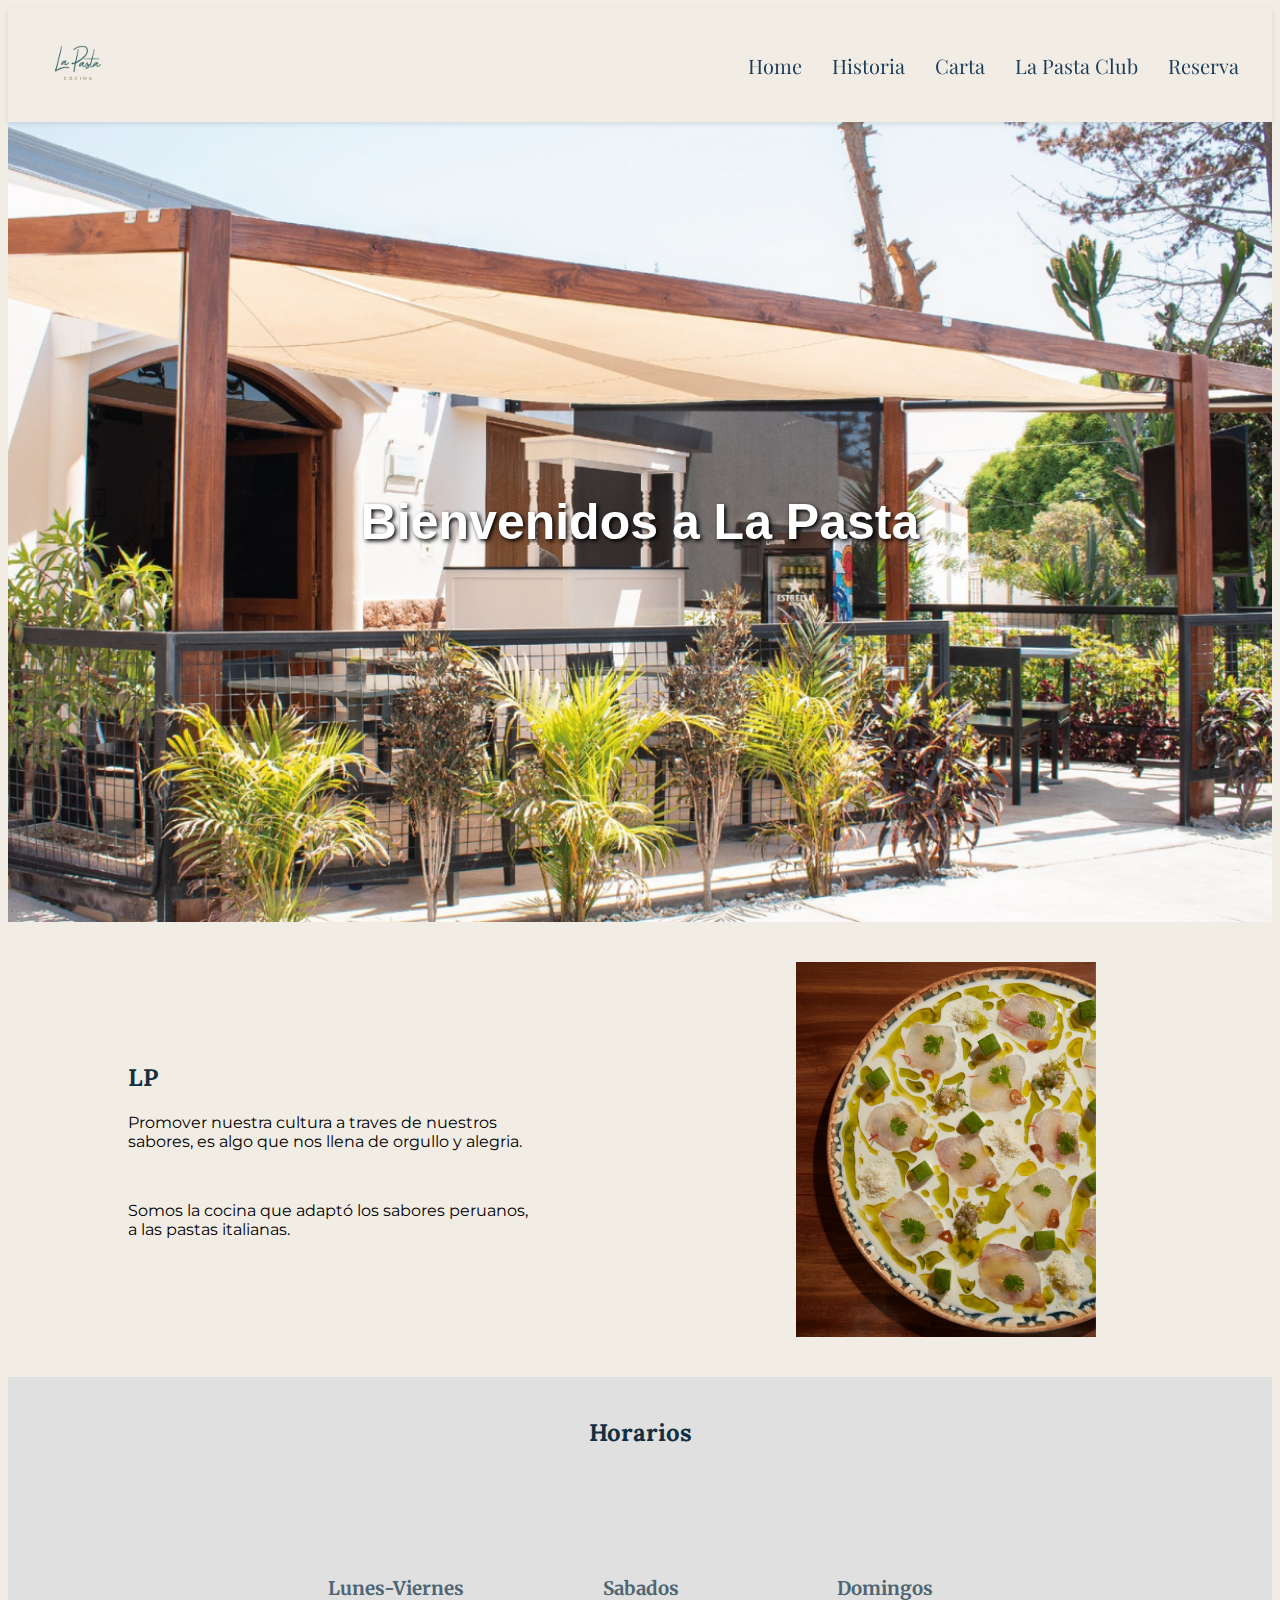
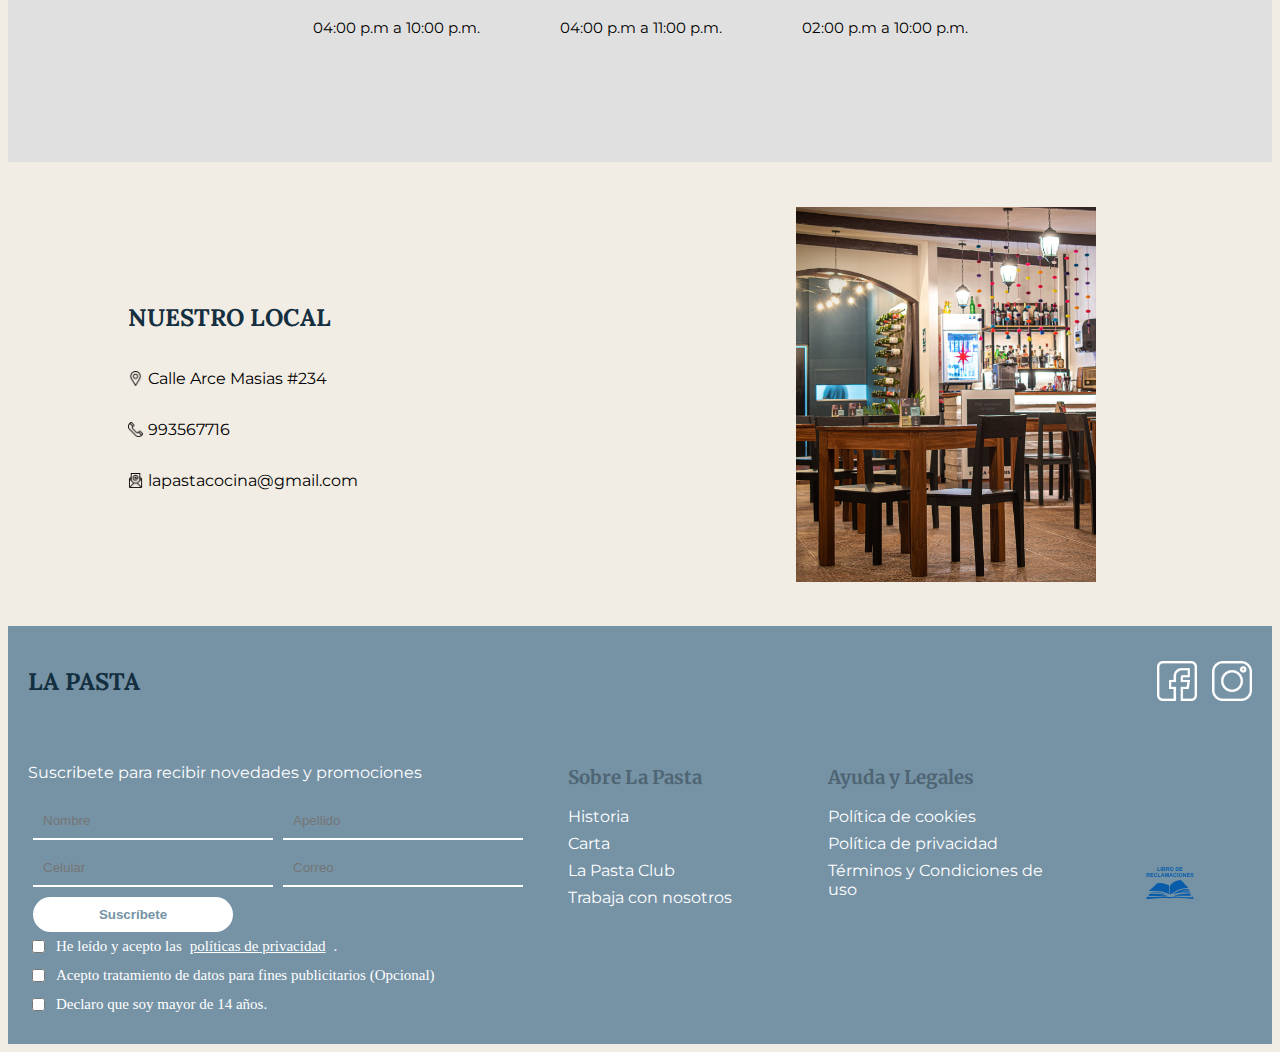
<file: index.html>
<!DOCTYPE html>
<html>
    <head>
        <meta charset="utf-8"><!--codificacion-->
        <meta name="viewport" content="width=device-width, initial-scale=1.0">
        <title>La Pasta</title>

        <meta name="description" content="Somos la cocina que adaptó los sabores 
        peruanos a las pastas italianas."> 
        
        <!--OPEN GRAPH-->
        <meta property="og:title" content="La Pasta - Tacna" >
        <meta property="og:description" content="Somos la cocina que adaptó los sabores 
        peruanos a las pastas italianas.">
        <meta property="og:image" content="images/yo.jpg">
        <meta property="og:image:alt" content="Local de La Pasta">
        <meta name="robots" content="index, follow">
        <meta name="theme-color" content="#09f">


         <!--Fuentes que se van a usar-->
        <link href="https://fonts.googleapis.com/css2?family=Montserrat:wght@500&display=swap" rel="stylesheet">
        <link href="https://fonts.googleapis.com/css2?family=Playfair+Display&display=swap" rel="stylesheet">
        <link href="https://fonts.googleapis.com/css2?family=Lora&display=swap" rel="stylesheet">
        <link href="https://fonts.googleapis.com/css2?family=Merriweather&display=swap" rel="stylesheet">


        <link rel="stylesheet" href="estilos.css">
        <style>
           
        </style>

        <link rel="icon" type="image/jpg" href="images/favicon.jpg">
    </head>
    <body>
        <div class="contenedor">
            <header>
                <a href="index.html">
                    <img src="images/icon.png" alt="logo del negocio">
                </a>
                <ul class="menu">
                    <li><a href="index.html">Home</a></li>
                    <li><a href="historia.html">Historia</a></li>
                    <li><a href="carta.html">Carta</a></li>
                    <li><a href="pastaclub.html">La Pasta Club</a></li>
                    <li><a href="reserva.html">Reserva</a></li>
                </ul>
            </header>

            <main>
                <section class="seccion1">
                    <!--<img src="images/banner.png" alt="fotografia del local de La Pasta" title="Local">-->
                    <h1>Bienvenidos a La Pasta</h1>

                </section><!--fin seccion1-->
                
                <section class="seccion2">
                    <div class="datosseccion2">
                        <h2>LP</h2>
                        <p>Promover nuestra cultura a traves
                            de nuestros sabores, es algo que nos llena de orgullo y alegria.
                        </p>
                        <br>
                        <p>Somos la cocina que adaptó los sabores peruanos,
                            a las pastas italianas.
                        </p>
                    </div>
                    <div class="fotoseccion2">
                        <img src="images/fotoseccion2.jpg" alt="imagen del plato estrella" title="carpaccio">               
                    </div>
                </section><!--fin seccion 2-->

                <section class="seccion3">
                    <h2>Horarios</h2>
                    <div class="horario">
                        <div class="horario1">
                            <h3>Lunes-Viernes</h3>
                            <p>04:00 p.m a 10:00 p.m.</p>
                        </div>
                        <div class="horario2">
                            <h3>Sabados</h3>
                            <p>04:00 p.m a 11:00 p.m.</p>
                        </div>       
                        <div class="horario3">
                            <h3>Domingos</h3>
                            <p>02:00 p.m a 10:00 p.m.</p>
                        </div>
                    </div>
                </section><!--fin seccion3-->
                <section class="seccion4">
                    <div class="datosseccion4">
                        <h2>NUESTRO LOCAL</h2>
                        <div class="icono">
                            <img src="images/direccion.png">
                            <p>Calle Arce Masias #234</p>
                        </div>
                        <div class="icono">
                            <img src="images/telefono.png">
                            <p>993567716</p>
                        </div>
                        <div class="icono">
                            <img src="images/correo.png">
                            <p>lapastacocina@gmail.com</p>
                        </div>
                    </div>
                    <div class="fotoseccion4">
                        <img src="images/local.png" alt="imagen del salon del local" title="salon">
                    </div>
                </section><!--fin seccion4-->        
            </main>
            <footer>
                <div class="top">
                    <h2>LA PASTA</h2>
                    <ul class="redes">
                        <li><a href="https://www.facebook.com/lapastacocina" target="_blank"><img src="images/facebook.png"></a></li>
                        <li><a href="https://www.instagram.com/lapastacocina/" target="_blank"><img src="images/instagram.png"></a></li>
                    </ul>
                </div>
                
                <div class="abajo">    
                    <div class="formulario">
                        <p>Suscribete para recibir novedades y promociones</p>
                                <form method="post" id="miformulario">
                                            <div class="campos">
                                                <input type="text" id="nombre" placeholder="Nombre" required>
                                                <input type="text" placeholder="Apellido">
                                                <input type="tel" placeholder="Celular" required pattern="[0-9]{9}">
                                                <input type="email" placeholder="Correo" required>
                                                <input type="submit" value="Suscríbete">
                                            </div>

                                            <div class="checkboxes">
                                                <label><input type="checkbox" required> He leído y acepto las <a href="#">políticas de privacidad</a>.</label>
                                                <label><input type="checkbox"> Acepto tratamiento de datos para fines publicitarios (Opcional)</label>
                                                <label><input type="checkbox"> Declaro que soy mayor de 14 años.</label>
                                            </div>
                                </form>
                    </div> 

                    <div class="info-footer">
                        <h3>Sobre La Pasta</h3>
                        <ul>
                            <li><a href="historia.html">Historia</a></li>
                            <li><a href="carta.html">Carta</a></li>
                            <li><a href="pastaclub.html">La Pasta Club</a></li>
                            <li><a href="trabajadores.html">Trabaja con nosotros</a></li>
                        </ul>
                    </div>

                    <div class="info-footer">
                        <h3>Ayuda y Legales</h3>
                        <ul>
                            <li><a href="cokies.html" target="_blank">Política de cookies</a></li>
                            <li><a href="privacidad.html" target="_blank">Política de privacidad</a></li>
                            <li><a href="termycond.html" target="_blank">Términos y Condiciones de uso</a></li>
                        </ul>
                    </div>
                    <div class="others">
                    <ul class="libros">
                        <li><a href="https://reclamaciones.acuriorestaurantes.net/libro_reclamaciones/(S(lxm2q44zjhc4b4gxqorunu4u))/libro_reclamaciones.aspx" target="_blank"><img src="images/libro-de-reclamaciones.svg"></a></li>
                    </ul>
                    </div>  
                </div><!--fin contenido del footer-->           
            </footer><!--fin footer-->
        </div><!--fin contenedor-->
        <!--Enlazamos el script-->
        <script src="script.js"></script>
    </body>
</html>
</file>
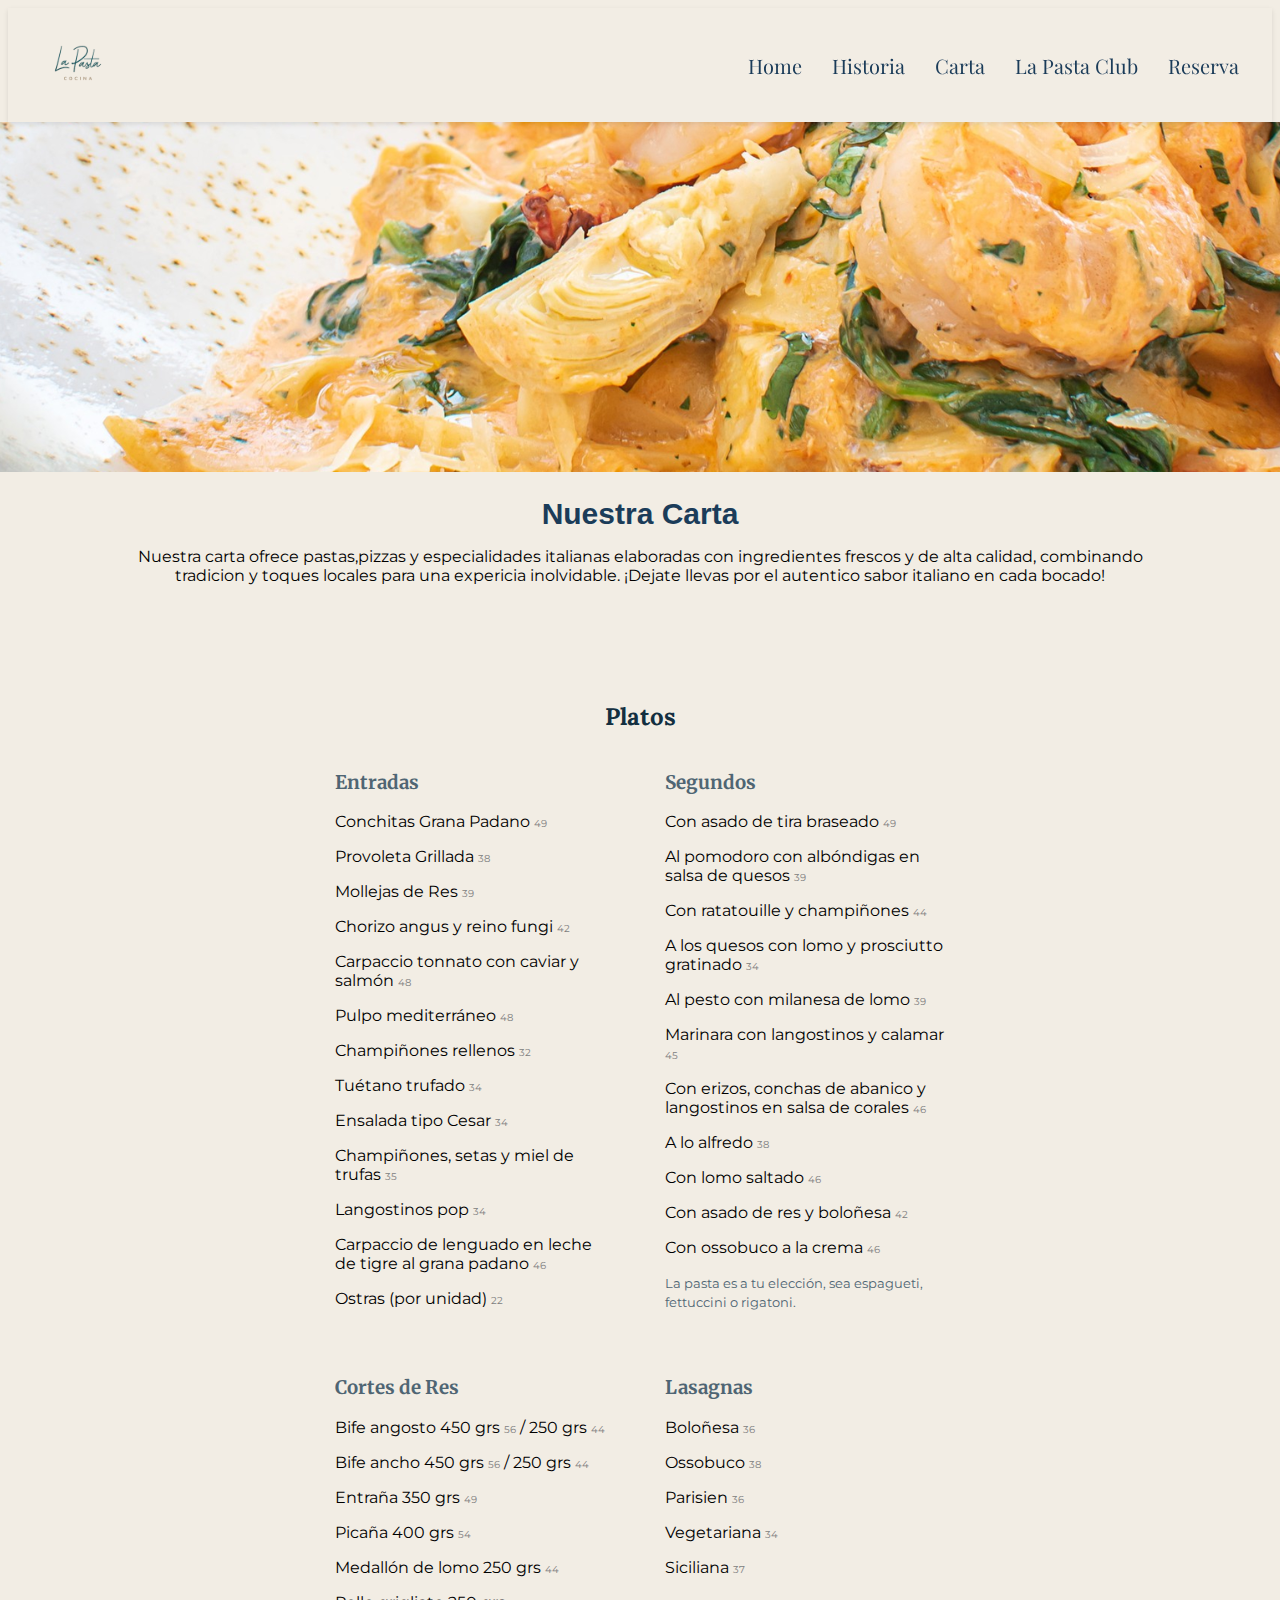
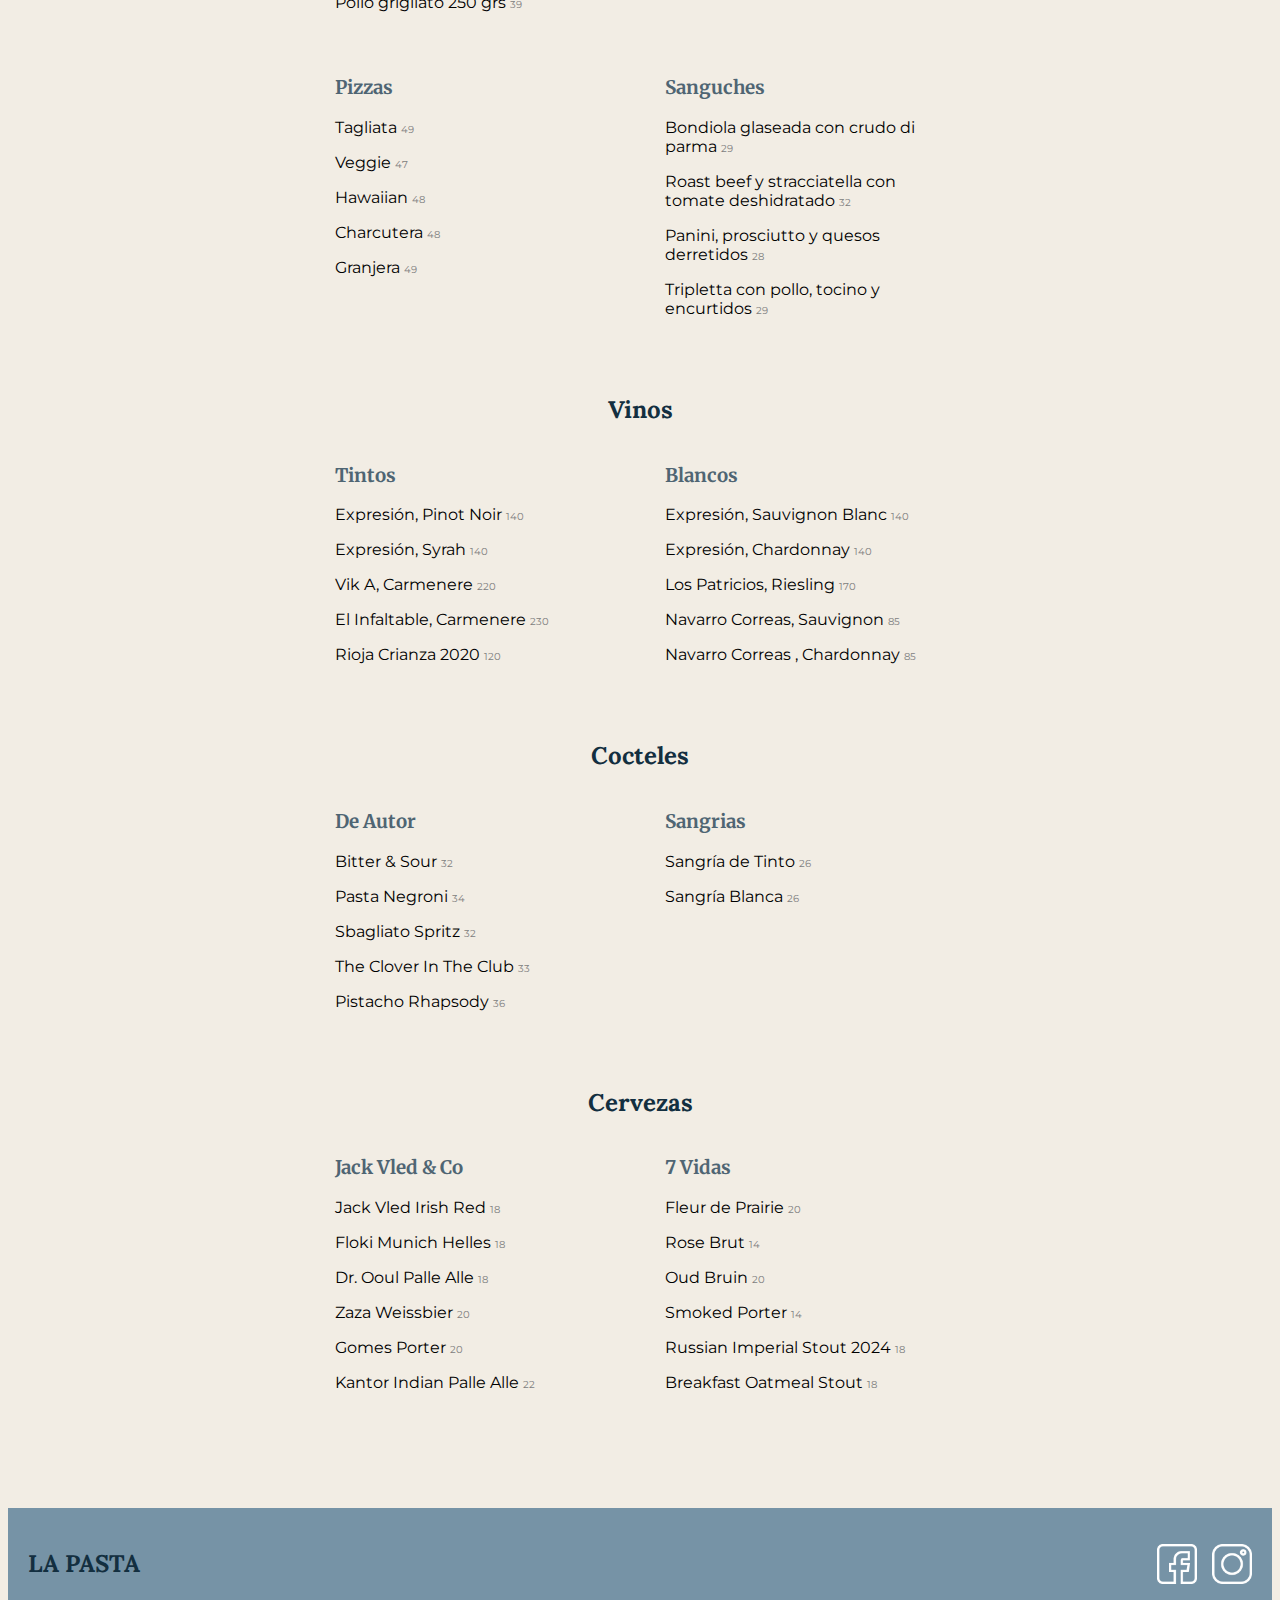
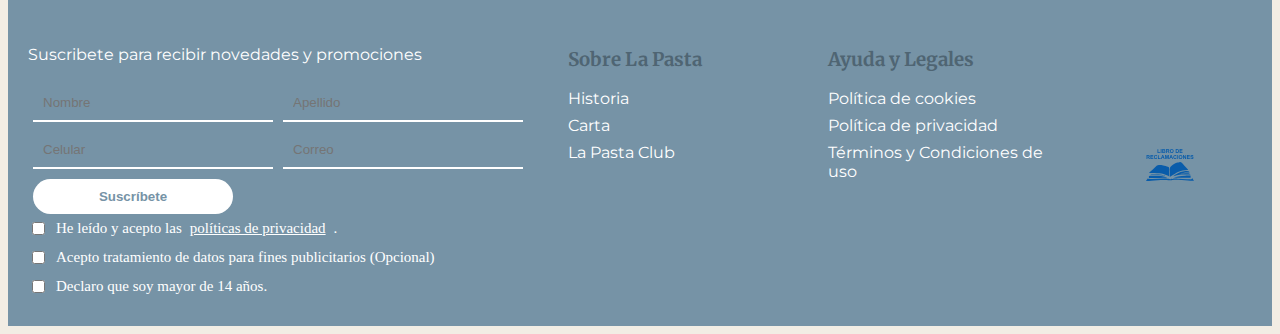
<file: carta.html>
<!DOCTYPE html>
<html>
    <head>
        <meta charset="utf-8"><!--codificacion-->
        <meta name="viewport" content="width=device-width, initial-scale=1.0">
        <title>La Pasta - Carta</title>

        <meta name="description" content="Somos la cocina que adaptó los sabores 
        peruanos a las pastas italianas."> 

        <!--OPEN GRAPH-->
        <meta property="og:title" content="La Pasta - Tacna" >
        <meta property="og:description" content="Somos la cocina que adaptó los sabores 
        peruanos a las pastas italianas.">
        <meta property="og:image" content="images/yo.jpg">
        <meta property="og:image:alt" content="Local de La Pasta">
        <meta name="robots" content="index, follow">
        <meta name="theme-color" content="#09f">

        <!--Fuentes que se van a usar-->
        <link href="https://fonts.googleapis.com/css2?family=Montserrat:wght@500&display=swap" rel="stylesheet">
        <link href="https://fonts.googleapis.com/css2?family=Playfair+Display&display=swap" rel="stylesheet">
        <link href="https://fonts.googleapis.com/css2?family=Lora&display=swap" rel="stylesheet">
        <link href="https://fonts.googleapis.com/css2?family=Merriweather&display=swap" rel="stylesheet">

        <link rel="stylesheet" href="estilos.css">
        <style>
           
        </style>

        <link rel="icon" type="image/jpg" href="images/favicon.jpg">
    </head>
    <body>
        <div class="contenedor">
            <header>
                <a href="index.html">
                    <img src="images/icon.png" alt="logo del negocio">
                </a>
                <ul class="menu">
                    <li><a href="index.html">Home</a></li>
                    <li><a href="historia.html">Historia</a></li>
                    <li><a href="carta.html">Carta</a></li>
                    <li><a href="pastaclub.html">La Pasta Club</a></li>
                    <li><a href="reserva.html">Reserva</a></li>
                </ul>
            </header>

            <main>
                <section class="banner">
                    <img src="images/carta-banner.png">
                    <div class="cbanner-texto">
                        <h1>Nuestra Carta</h1>
                        <p>Nuestra carta ofrece pastas,pizzas y especialidades italianas elaboradas con
                            ingredientes frescos y de alta calidad, combinando tradicion y toques locales para
                            una expericia inolvidable.
                            ¡Dejate llevas por el autentico sabor italiano en cada bocado!
                        </p>
                    </div>
                </section><!--Final Banner-->
                <section class="carta">
                    <section class="platos">
                        <h2>Platos</h2>
                        <div class="grupo">
                            <div class="categoria">
                            <h3>Entradas</h3>
                            <p>Conchitas Grana Padano <span class="precio">49</span></p>
                            <p>Provoleta Grillada <span class="precio">38</span></p>
                            <p>Mollejas de Res <span class="precio">39</span></p>
                            <p>Chorizo angus y reino fungi <span class="precio">42</span></p>
                            <p>Carpaccio tonnato con caviar y salmón <span class="precio">48</span></p>
                            <p>Pulpo mediterráneo <span class="precio">48</span></p>
                            <p>Champiñones rellenos <span class="precio">32</span></p>
                            <p>Tuétano trufado <span class="precio">34</span></p>
                            <p>Ensalada tipo Cesar <span class="precio">34</span></p>
                            <p>Champiñones, setas y miel de trufas <span class="precio">35</span></p>
                            <p>Langostinos pop <span class="precio">34</span></p>
                            <p>Carpaccio de lenguado en leche de tigre al grana padano <span class="precio">46</span></p>
                            <p>Ostras (por unidad) <span class="precio">22</span></p>
                            </div>
                            <div class="categoria">
                            <h3>Segundos</h3>
                            <p>Con asado de tira braseado <span class="precio">49</span></p>
                            <p>Al pomodoro con albóndigas en salsa de quesos <span class="precio">39</span></p>
                            <p>Con ratatouille y champiñones <span class="precio">44</span></p>
                            <p>A los quesos con lomo y prosciutto gratinado <span class="precio">34</span></p>
                            <p>Al pesto con milanesa de lomo <span class="precio">39</span></p>
                            <p>Marinara con langostinos y calamar <span class="precio">45</span></p>
                            <p>Con erizos, conchas de abanico y langostinos en salsa de corales <span class="precio">46</span></p>
                            <p>A lo alfredo <span class="precio">38</span></p>
                            <p>Con lomo saltado <span class="precio">46</span></p>
                            <p>Con asado de res y boloñesa <span class="precio">42</span></p>
                            <p>Con ossobuco a la crema <span class="precio">46</span></p>
                            <p><span class="anotacion">La pasta es a tu elección, sea espagueti, fettuccini o rigatoni.</span></p>
                            </div>
                        </div>
                        <div class="grupo">
                            <div class="categoria">
                            <h3>Cortes de Res</h3>
                            <p>Bife angosto 450 grs <span class="precio">56</span> / 250 grs <span class="precio">44</span></p>
                            <p>Bife ancho 450 grs <span class="precio">56</span> / 250 grs <span class="precio">44</span></p>
                            <p>Entraña 350 grs <span class="precio">49</span></p>
                            <p>Picaña 400 grs <span class="precio">54</span></p>
                            <p>Medallón de lomo 250 grs <span class="precio">44</span></p>
                            <p>Pollo grigliato 250 grs <span class="precio">39</span></p>
                            </div>
                            <div class="categoria">
                            <h3>Lasagnas</h3>
                            <p>Boloñesa <span class="precio">36</span></p>
                            <p>Ossobuco <span class="precio">38</span></p>
                            <p>Parisien <span class="precio">36</span></p>
                            <p>Vegetariana <span class="precio">34</span></p>
                            <p>Siciliana <span class="precio">37</span></p>
                            </div>
                        </div>
                        <div class="grupo">
                            <div class="categoria">
                            <h3>Pizzas</h3>
                            <p>Tagliata <span class="precio">49</span></p>
                            <p>Veggie <span class="precio">47</span></p>
                            <p>Hawaiian <span class="precio">48</span></p>
                            <p>Charcutera <span class="precio">48</span></p>
                            <p>Granjera <span class="precio">49</span></p>
                            </div>
                            <div class="categoria">
                            <h3>Sanguches</h3>
                            <p>Bondiola glaseada con crudo di parma <span class="precio">29</span></p>
                            <p>Roast beef y stracciatella con tomate deshidratado <span class="precio">32</span></p>
                            <p>Panini, prosciutto y quesos derretidos <span class="precio">28</span></p>
                            <p>Tripletta con pollo, tocino y encurtidos <span class="precio">29</span></p>
                            </div>
                        </div>
                    </section><!--Final Platos-->

                    <section class="vinos">
                        <h2>Vinos</h2>
                        <div class="grupo">
                            <div class="categoria">
                                <h3>Tintos</h3>
                                <p>Expresión, Pinot Noir <span class="precio">140</span></p>
                                <p>Expresión, Syrah <span class="precio">140</span></p>
                                <p>Vik A, Carmenere <span class="precio">220</span></p>
                                <p>El Infaltable, Carmenere <span class="precio">230</span></p>
                                <p>Rioja Crianza 2020 <span class="precio">120</span></p>
                            </div>
                            <div class="categoria">
                                <h3>Blancos</h3>
                                <p>Expresión, Sauvignon Blanc <span class="precio">140</span></p>
                                <p>Expresión, Chardonnay <span class="precio">140</span></p>
                                <p>Los Patricios, Riesling <span class="precio">170</span></p>
                                <p>Navarro Correas, Sauvignon <span class="precio">85</span></p>
                                <p>Navarro Correas , Chardonnay <span class="precio">85</span></p>
                            </div>
                        </div>
                    </section><!--Final Vinos-->

                    <section class="cocteles">
                        <h2>Cocteles</h2>
                        <div class="grupo">
                            <div class="categoria">
                                <h3>De Autor</h3>
                                <p>Bitter & Sour <span class="precio">32</span></p>
                                <p>Pasta Negroni <span class="precio">34</span></p>
                                <p>Sbagliato Spritz <span class="precio">32</span></p>
                                <p>The Clover In The Club <span class="precio">33</span></p>
                                <p>Pistacho Rhapsody <span class="precio">36</span></p>
                            </div>
                            <div class="categoria">
                                <h3>Sangrias</h3>
                                <p>Sangría de Tinto <span class="precio">26</span></p>
                                <p>Sangría Blanca <span class="precio">26</span></p>
                            </div>
                        </div>
                    </section><!--Final Cocteles-->

                    <section class="cervezas">
                        <h2>Cervezas</h2>
                        <div class="grupo">
                            <div class="categoria">
                                <h3>Jack Vled & Co</h3>
                                <p>Jack Vled Irish Red <span class="precio">18</span></p>
                                <p>Floki Munich Helles <span class="precio">18</span></p>
                                <p>Dr. Ooul Palle Alle <span class="precio">18</span></p>
                                <p>Zaza Weissbier <span class="precio">20</span></p>
                                <p>Gomes Porter <span class="precio">20</span></p>
                                <p>Kantor Indian Palle Alle <span class="precio">22</span></p>
                            </div>
                            <div class="categoria">
                                <h3>7 Vidas</h3>
                                <p>Fleur de Prairie <span class="precio">20</span></p>
                                <p>Rose Brut <span class="precio">14</span></p>
                                <p>Oud Bruin <span class="precio">20</span></p>
                                <p>Smoked Porter <span class="precio">14</span></p>
                                <p>Russian Imperial Stout 2024 <span class="precio">18</span></p>
                                <p>Breakfast Oatmeal Stout <span class="precio">18</span></p>
                            </div>
                        </div>
                    </section><!--Final Cervezas-->
                </section>
                

            </main>
            <footer>
                <div class="top">
                    <h2>LA PASTA</h2>
                    <ul class="redes">
                        <li><a href="https://www.facebook.com/lapastacocina" target="_blank"><img src="images/facebook.png"></a></li>
                        <li><a href="https://www.instagram.com/lapastacocina/" target="_blank"><img src="images/instagram.png"></a></li>
                    </ul>
                </div>
                
                <div class="abajo">    
                    <div class="formulario">
                        <p>Suscribete para recibir novedades y promociones</p>
                                <form method="post" id="miformulario">
                                            <div class="campos">
                                                <input type="text" id="nombre" placeholder="Nombre" required>
                                                <input type="text" placeholder="Apellido">
                                                <input type="tel" placeholder="Celular" required pattern="[0-9]{9}">
                                                <input type="email" placeholder="Correo" required>
                                                <input type="submit" value="Suscríbete">
                                            </div>

                                            <div class="checkboxes">
                                                <label><input type="checkbox" required> He leído y acepto las <a href="#">políticas de privacidad</a>.</label>
                                                <label><input type="checkbox"> Acepto tratamiento de datos para fines publicitarios (Opcional)</label>
                                                <label><input type="checkbox"> Declaro que soy mayor de 14 años.</label>
                                            </div>
                                </form>
                    </div> 
                        
                    <div class="info-footer">
                        <h3>Sobre La Pasta</h3>
                        <ul>
                            <li><a href="historia.html">Historia</a></li>
                            <li><a href="carta.html">Carta</a></li>
                            <li><a href="pastaclub.html">La Pasta Club</a></li>
                        </ul>
                    </div>

                   <div class="info-footer">
                        <h3>Ayuda y Legales</h3>
                        <ul>
                            <li><a href="cokies.html" target="_blank">Política de cookies</a></li>
                            <li><a href="privacidad.html" target="_blank">Política de privacidad</a></li>
                            <li><a href="termycond.html" target="_blank">Términos y Condiciones de uso</a></li>
                        </ul>
                    </div>
                    <div class="others">
                    <ul class="libros">
                        <li><a href="https://reclamaciones.acuriorestaurantes.net/libro_reclamaciones/(S(lxm2q44zjhc4b4gxqorunu4u))/libro_reclamaciones.aspx" target="_blank"><img src="images/libro-de-reclamaciones.svg"></a></li>
                    </ul>
                    </div>  
                </div>
                    
            </footer>
        </div>
        <!--Enlazamos el script-->
        <script src="script.js"></script>
    </body>
</html>
</file>
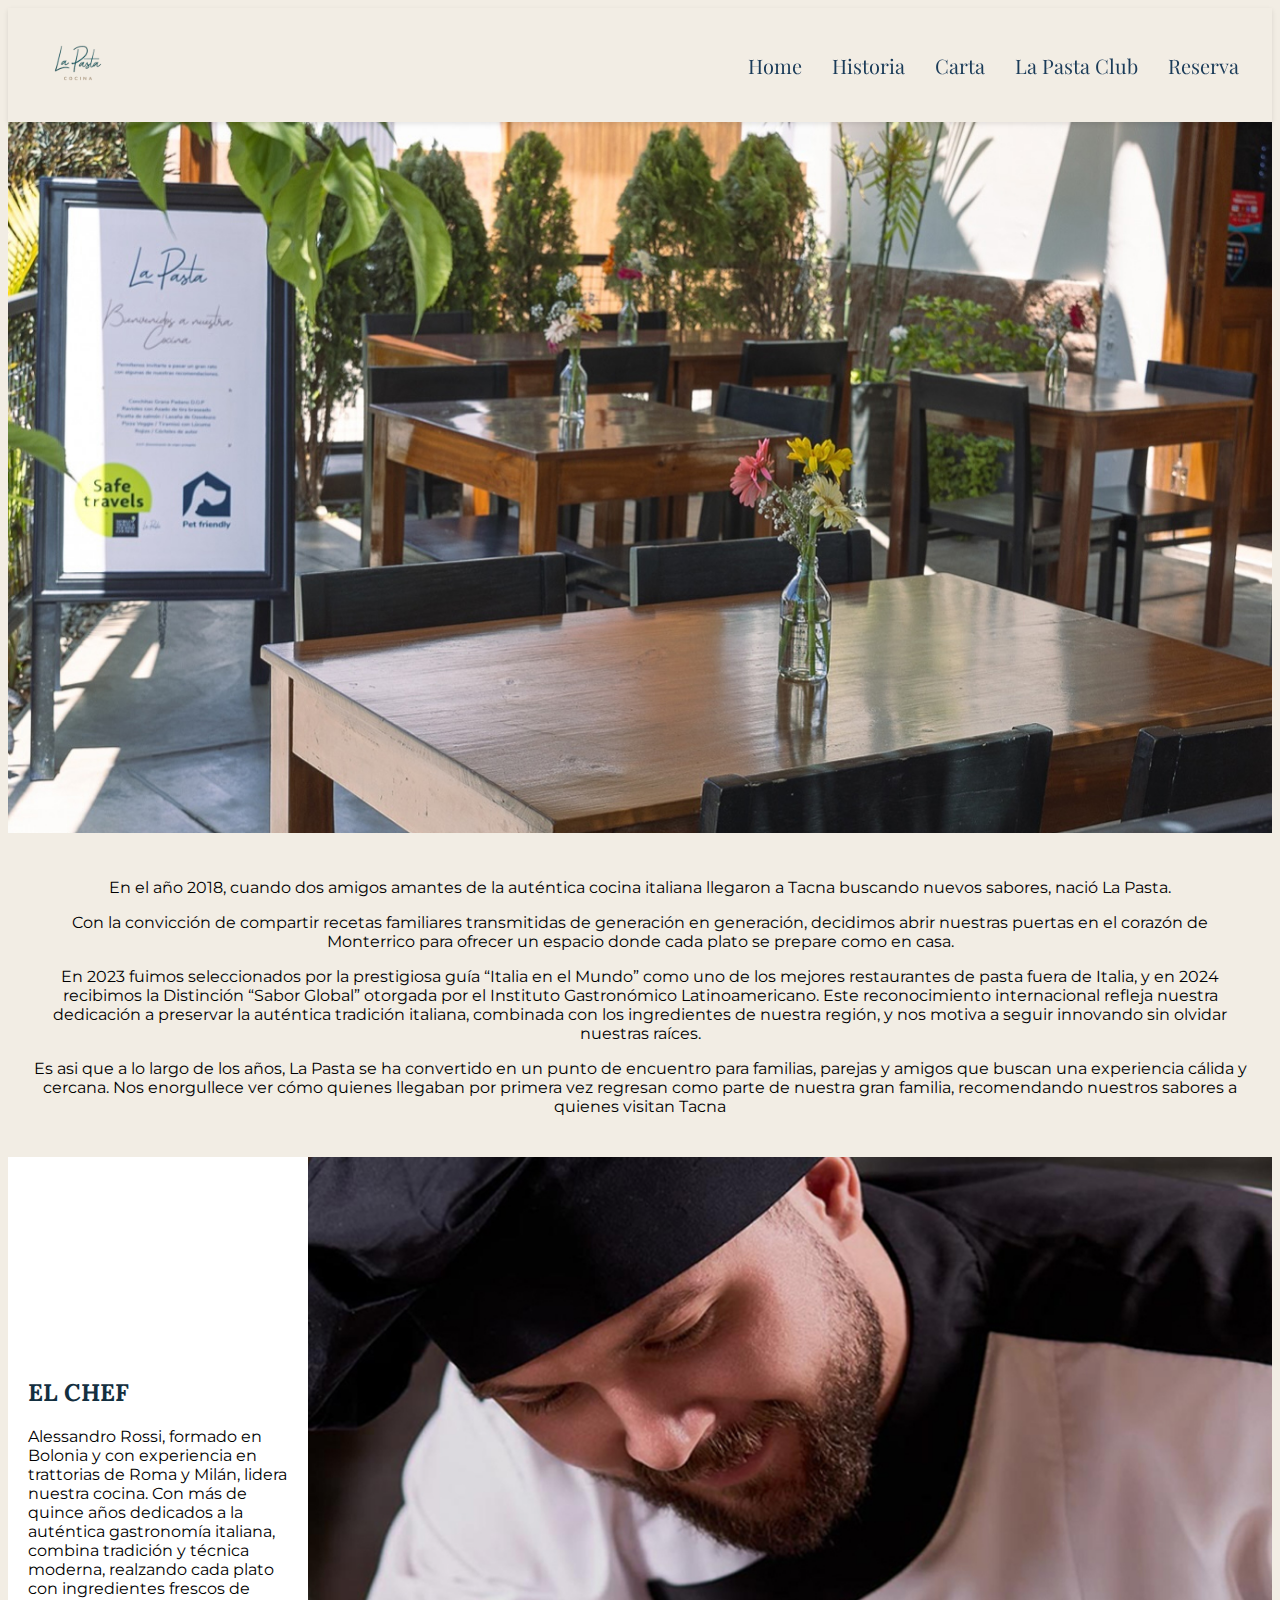
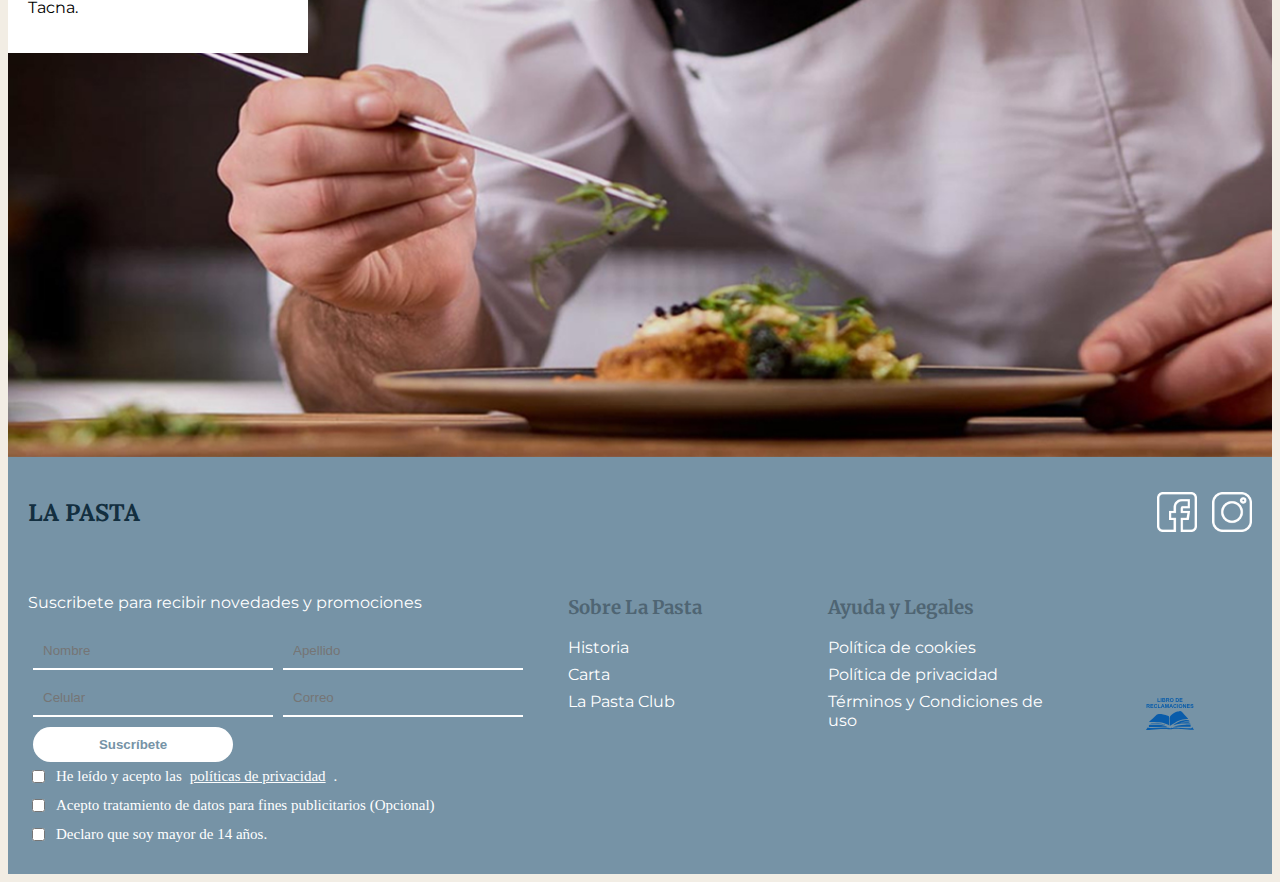
<file: historia.html>
<!DOCTYPE html>
<html>
    <head>
        <meta charset="utf-8"><!--codificacion-->
        <meta name="viewport" content="width=device-width, initial-scale=1.0">
        <title>La Pasta</title>

        <meta name="description" content="Somos la cocina que adaptó los sabores 
        peruanos a las pastas italianas."> 

        <!--OPEN GRAPH-->
        <meta property="og:title" content="La Pasta - Tacna" >
        <meta property="og:description" content="Somos la cocina que adaptó los sabores 
        peruanos a las pastas italianas.">
        <meta property="og:image" content="images/yo.jpg">
        <meta property="og:image:alt" content="Local de La Pasta">
        <meta name="robots" content="index, follow">
        <meta name="theme-color" content="#09f">

        <!--Fuentes que se van a usar-->
        <link href="https://fonts.googleapis.com/css2?family=Montserrat:wght@500&display=swap" rel="stylesheet">
        <link href="https://fonts.googleapis.com/css2?family=Playfair+Display&display=swap" rel="stylesheet">
        <link href="https://fonts.googleapis.com/css2?family=Lora&display=swap" rel="stylesheet">
        <link href="https://fonts.googleapis.com/css2?family=Merriweather&display=swap" rel="stylesheet">

        <link rel="stylesheet" href="estilos.css">
        <style>
           
        </style>

        <link rel="icon" type="image/jpg" href="images/favicon.jpg">
    </head>
    <body>
        <div class="contenedor">
            <header>
                <a href="index.html">
                    <img src="images/icon.png" alt="logo del negocio">
                </a>
                <ul class="menu">
                    <li><a href="index.html">Home</a></li>
                    <li><a href="historia.html">Historia</a></li>
                    <li><a href="carta.html">Carta</a></li>
                    <li><a href="pastaclub.html">La Pasta Club</a></li>
                    <li><a href="reserva.html">Reserva</a></li>
                </ul>
            </header>

            <main>
                <section class="historiafoto">
                <img src="images/historia1.jpg" width="100%">
                </section> 

                <section class="historiatexto">
                    <p>En el año 2018, cuando dos amigos amantes de la auténtica cocina italiana llegaron a Tacna buscando nuevos sabores, nació La Pasta.</p>

                    <p>Con la convicción de compartir recetas familiares transmitidas de generación en generación, decidimos abrir nuestras puertas en el corazón de Monterrico para ofrecer un espacio donde cada plato se prepare como en casa.</p>

                    <p>En 2023 fuimos seleccionados por la prestigiosa guía “Italia en el Mundo” como uno de los mejores restaurantes de pasta fuera de Italia, y en 2024 recibimos la Distinción “Sabor Global” otorgada por el Instituto Gastronómico Latinoamericano. Este reconocimiento internacional refleja nuestra dedicación a preservar la auténtica tradición italiana, combinada con los ingredientes de nuestra región, y nos motiva a seguir innovando sin olvidar nuestras raíces.</p>

                    <p>Es asi que a lo largo de los años, La Pasta se ha convertido en un punto de encuentro para familias, parejas y amigos que buscan una experiencia cálida y cercana. Nos enorgullece ver cómo quienes llegaban por primera vez regresan como parte de nuestra gran familia, recomendando nuestros sabores a quienes visitan Tacna</p>
                </section>  

                <section class="historiachef">
                    <div class="contenedorchef">
                        <h2>EL CHEF</h2>   
                        <p>Alessandro Rossi, formado en Bolonia y con experiencia en trattorias de Roma y Milán, lidera nuestra cocina. Con más de quince años dedicados a la auténtica gastronomía italiana, combina tradición y técnica moderna, realzando cada plato con ingredientes frescos de Tacna.</p>   
                    </div>
                </section>

            </main>
            <footer>
                <div class="top">
                    <h2>LA PASTA</h2>
                    <ul class="redes">
                        <li><a href="https://www.facebook.com/lapastacocina" target="_blank"><img src="images/facebook.png"></a></li>
                        <li><a href="https://www.instagram.com/lapastacocina/" target="_blank"><img src="images/instagram.png"></a></li>
                    </ul>
                </div>
                
                <div class="abajo">    
                    <div class="formulario">
                        <p>Suscribete para recibir novedades y promociones</p>
                                <form method="post" id="miformulario">
                                            <div class="campos">
                                                <input type="text" id="nombre" placeholder="Nombre" required>
                                                <input type="text" placeholder="Apellido">
                                                <input type="tel" placeholder="Celular" required pattern="[0-9]{9}">
                                                <input type="email" placeholder="Correo" required>
                                                <input type="submit" value="Suscríbete">
                                            </div>

                                            <div class="checkboxes">
                                                <label><input type="checkbox" required> He leído y acepto las <a href="#">políticas de privacidad</a>.</label>
                                                <label><input type="checkbox"> Acepto tratamiento de datos para fines publicitarios (Opcional)</label>
                                                <label><input type="checkbox"> Declaro que soy mayor de 14 años.</label>
                                            </div>
                                </form>
                    </div> 
                        
                    <div class="info-footer">
                        <h3>Sobre La Pasta</h3>
                        <ul>
                            <li><a href="historia.html">Historia</a></li>
                            <li><a href="carta.html">Carta</a></li>
                            <li><a href="pastaclub.html">La Pasta Club</a></li>
                        </ul>
                    </div>

                    <div class="info-footer">
                        <h3>Ayuda y Legales</h3>
                        <ul>
                            <li><a href="cokies.html" target="_blank">Política de cookies</a></li>
                            <li><a href="privacidad.html" target="_blank">Política de privacidad</a></li>
                            <li><a href="termycond.html" target="_blank">Términos y Condiciones de uso</a></li>
                        </ul>
                    </div>
                    <div class="others">
                    <ul class="libros">
                        <li><a href="https://reclamaciones.acuriorestaurantes.net/libro_reclamaciones/(S(lxm2q44zjhc4b4gxqorunu4u))/libro_reclamaciones.aspx" target="_blank"><img src="images/libro-de-reclamaciones.svg"></a></li>
                    </ul>
                    </div>  
                </div>
                    
            </footer>
        </div>
        <!--Enlazamos el script-->
        <script src="script.js"></script>
    </body>

</html>
</file>
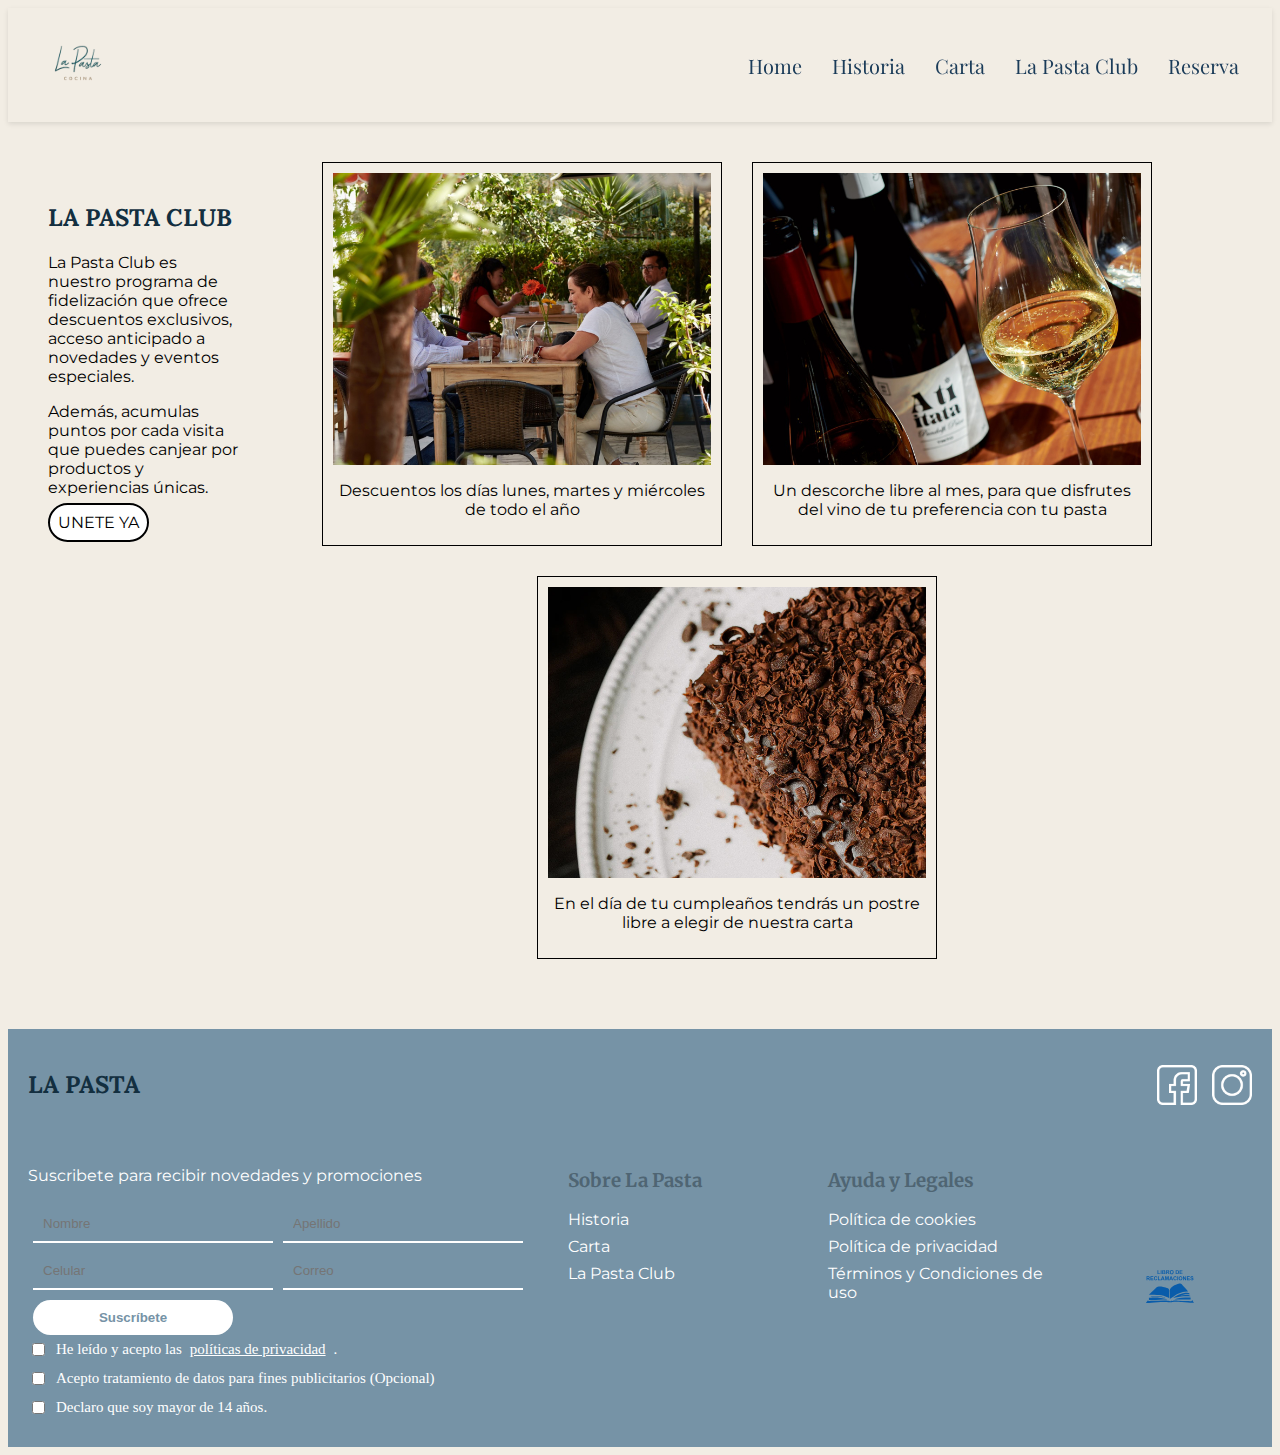
<file: pastaclub.html>
<!DOCTYPE html>
<html>
    <head>
        <meta charset="utf-8"><!--codificacion-->
        <meta name="viewport" content="width=device-width, initial-scale=1.0">
        <title>La Pasta</title>

        <meta name="description" content="Somos la cocina que adaptó los sabores 
        peruanos a las pastas italianas."> 

        <!--OPEN GRAPH-->
        <meta property="og:title" content="La Pasta - Tacna" >
        <meta property="og:description" content="Somos la cocina que adaptó los sabores 
        peruanos a las pastas italianas.">
        <meta property="og:image" content="images/yo.jpg">
        <meta property="og:image:alt" content="Local de La Pasta">
        <meta name="robots" content="index, follow">
        <meta name="theme-color" content="#09f">

        <!--Fuentes que se van a usar-->
        <link href="https://fonts.googleapis.com/css2?family=Montserrat:wght@500&display=swap" rel="stylesheet">
        <link href="https://fonts.googleapis.com/css2?family=Playfair+Display&display=swap" rel="stylesheet">
        <link href="https://fonts.googleapis.com/css2?family=Lora&display=swap" rel="stylesheet">
        <link href="https://fonts.googleapis.com/css2?family=Merriweather&display=swap" rel="stylesheet">

        <link rel="stylesheet" href="estilos.css">
        <style>
           
        </style>

        <link rel="icon" type="image/jpg" href="images/favicon.jpg">
    </head>
    <body>
        <div class="contenedor">
            <header>
                <a href="index.html">
                    <img src="images/icon.png" alt="logo del negocio">
                </a>
                <ul class="menu">
                    <li><a href="index.html">Home</a></li>
                    <li><a href="historia.html">Historia</a></li>
                    <li><a href="carta.html">Carta</a></li>
                    <li><a href="pastaclub.html">La Pasta Club</a></li>
                    <li><a href="reserva.html">Reserva</a></li>
                </ul>
            </header>

            <main>
                <section class="club">
                    <div class="clubtexto">
                    <h2>LA PASTA CLUB</h2>
                    <p>La Pasta Club es nuestro programa de fidelización que ofrece descuentos exclusivos, acceso anticipado a novedades y eventos especiales.</p> 
                    <p>Además, acumulas puntos por cada visita que puedes canjear por productos y experiencias únicas.</p>
                    <a href="about:blank" target="_blank" class="boton">UNETE YA</a>
                    </div>

                    <div class="beneficios">
                        <div class="beneficio">
                        <img src="images/beneficio1.jpg" alt="Beneficio 1">
                        <p>Descuentos los días lunes, martes y miércoles de todo el año</p>
                        </div>

                        <div class="beneficio">
                        <img src="images/beneficio2.jpg" alt="Beneficio 2">
                        <p>Un descorche libre al mes, para que disfrutes del vino de tu preferencia con tu pasta</p>
                        </div>

                        <div class="beneficio">
                        <img src="images/beneficio3.jpg" alt="Beneficio 3">
                        <p>En el día de tu cumpleaños tendrás un postre libre a elegir de nuestra carta</p>
                        </div>
                    </div>
                </section>
            </main>

            <footer>
                <div class="top">
                    <h2>LA PASTA</h2>
                    <ul class="redes">
                        <li><a href="https://www.facebook.com/lapastacocina" target="_blank"><img src="images/facebook.png"></a></li>
                        <li><a href="https://www.instagram.com/lapastacocina/" target="_blank"><img src="images/instagram.png"></a></li>
                    </ul>
                </div>
                
                <div class="abajo">    
                    <div class="formulario">
                        <p>Suscribete para recibir novedades y promociones</p>
                                <form method="post" id="miformulario">
                                            <div class="campos">
                                                <input type="text" id="nombre" placeholder="Nombre" required>
                                                <input type="text" placeholder="Apellido">
                                                <input type="tel" placeholder="Celular" required pattern="[0-9]{9}">
                                                <input type="email" placeholder="Correo" required>
                                                <input type="submit" value="Suscríbete">
                                            </div>

                                            <div class="checkboxes">
                                                <label><input type="checkbox" required> He leído y acepto las <a href="#">políticas de privacidad</a>.</label>
                                                <label><input type="checkbox"> Acepto tratamiento de datos para fines publicitarios (Opcional)</label>
                                                <label><input type="checkbox"> Declaro que soy mayor de 14 años.</label>
                                            </div>
                                </form>
                    </div> 
                        
                    <div class="info-footer">
                        <h3>Sobre La Pasta</h3>
                        <ul>
                            <li><a href="historia.html">Historia</a></li>
                            <li><a href="carta.html">Carta</a></li>
                            <li><a href="pastaclub.html">La Pasta Club</a></li>
                        </ul>
                    </div>

                    <div class="info-footer">
                        <h3>Ayuda y Legales</h3>
                        <ul>
                            <li><a href="cokies.html" target="_blank">Política de cookies</a></li>
                            <li><a href="privacidad.html" target="_blank">Política de privacidad</a></li>
                            <li><a href="termycond.html" target="_blank">Términos y Condiciones de uso</a></li>
                        </ul>
                    </div>
                    <div class="others">
                    <ul class="libros">
                        <li><a href="https://reclamaciones.acuriorestaurantes.net/libro_reclamaciones/(S(lxm2q44zjhc4b4gxqorunu4u))/libro_reclamaciones.aspx" target="_blank"><img src="images/libro-de-reclamaciones.svg"></a></li>
                    </ul>
                    </div>  
                </div>    
            </footer>
        </div>
        <!--Enlazamos el script-->
        <script src="script.js"></script>
    </body>

</html>
</file>
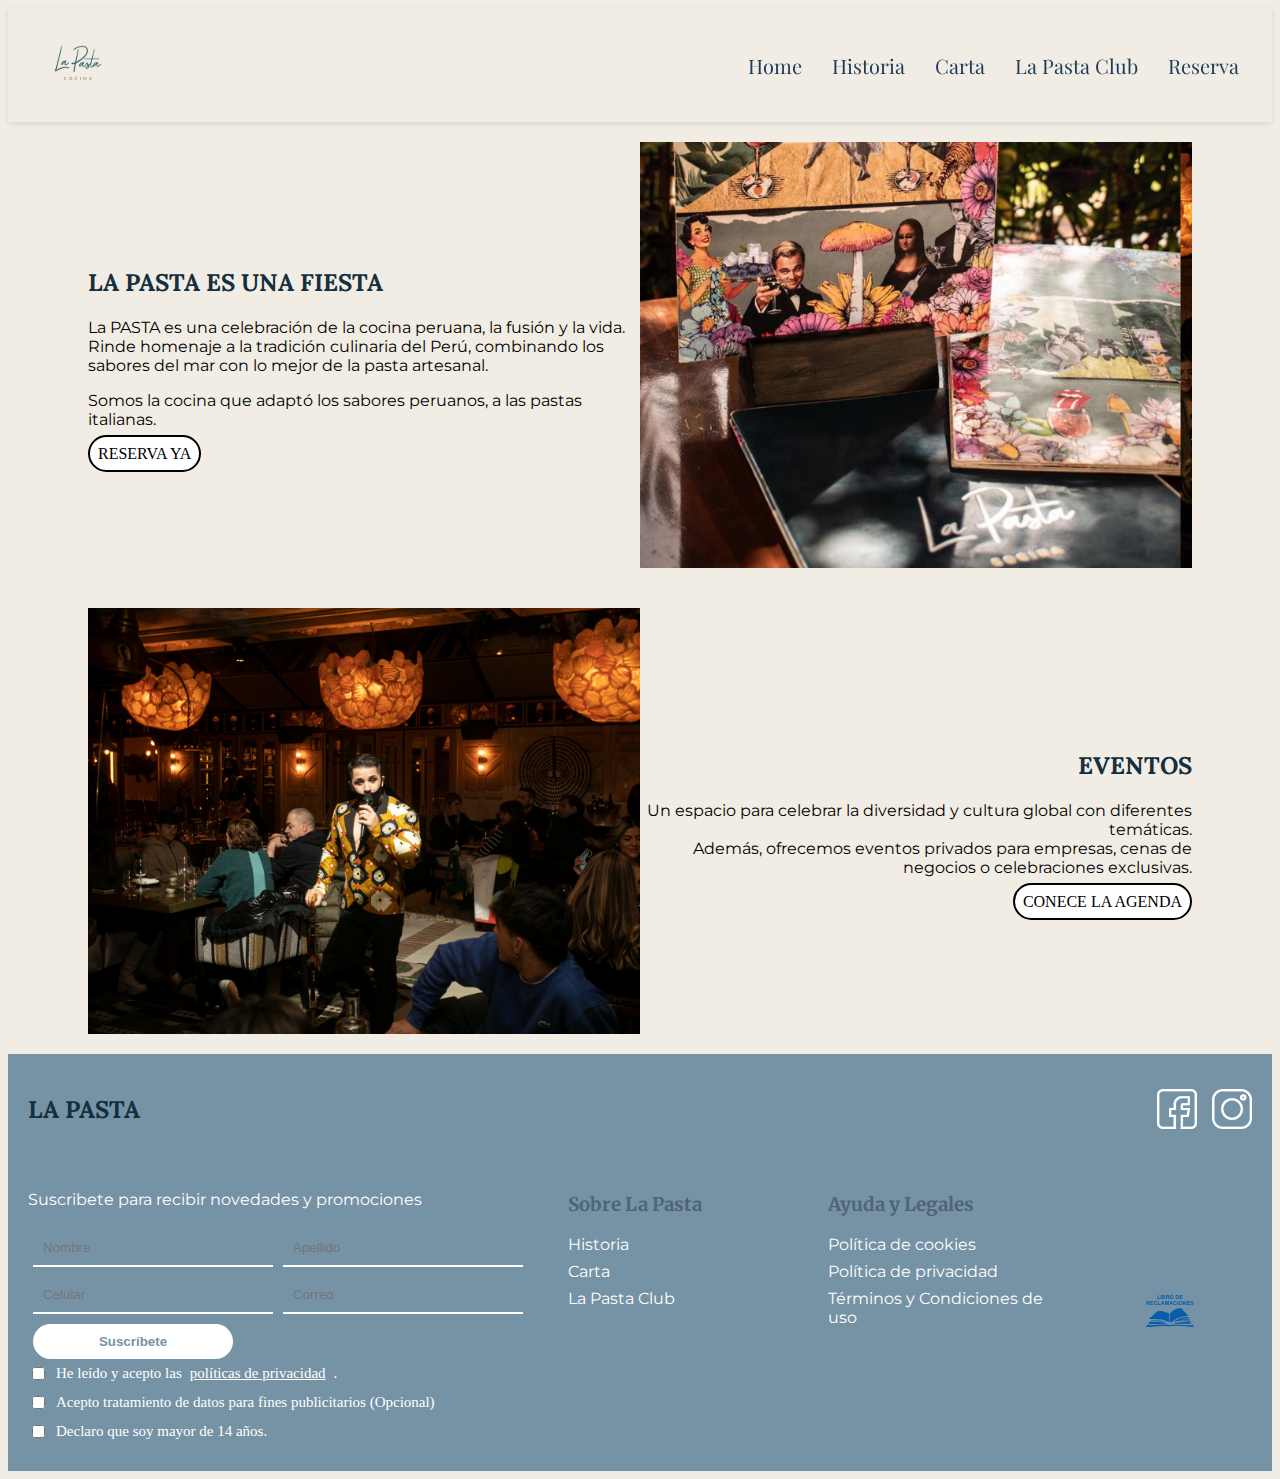
<file: reserva.html>
<!DOCTYPE html>
<html>
    <head>
        <meta charset="utf-8"><!--codificacion-->
        <meta name="viewport" content="width=device-width, initial-scale=1.0">
        <title>La Pasta</title>

        <meta name="description" content="Somos la cocina que adaptó los sabores 
        peruanos a las pastas italianas."> 

        <!--OPEN GRAPH-->
        <meta property="og:title" content="La Pasta - Tacna" >
        <meta property="og:description" content="Somos la cocina que adaptó los sabores 
        peruanos a las pastas italianas.">
        <meta property="og:image" content="images/yo.jpg">
        <meta property="og:image:alt" content="Local de La Pasta">
        <meta name="robots" content="index, follow">
        <meta name="theme-color" content="#09f">

        <!--Fuentes que se van a usar-->
        <link href="https://fonts.googleapis.com/css2?family=Montserrat:wght@500&display=swap" rel="stylesheet">
        <link href="https://fonts.googleapis.com/css2?family=Playfair+Display&display=swap" rel="stylesheet">
        <link href="https://fonts.googleapis.com/css2?family=Lora&display=swap" rel="stylesheet">
        <link href="https://fonts.googleapis.com/css2?family=Merriweather&display=swap" rel="stylesheet">

        <link rel="stylesheet" href="estilos.css">
        <style>
           
        </style>

        <link rel="icon" type="image/jpg" href="images/favicon.jpg">
    </head>
    <body>
        <div class="contenedor">
            <header>
                <a href="index.html">
                    <img src="images/icon.png" alt="logo del negocio">
                </a>
                <ul class="menu">
                    <li><a href="index.html">Home</a></li>
                    <li><a href="historia.html">Historia</a></li>
                    <li><a href="carta.html">Carta</a></li>
                    <li><a href="pastaclub.html">La Pasta Club</a></li>
                    <li><a href="reserva.html">Reserva</a></li>
                </ul>
            </header>

            <main>
                <section class="fiesta">
                    <div class="contenedorfiesta">
                        <div class="columnaizquierda">
                            <h2>LA PASTA ES UNA FIESTA</h2>
                            <p> La PASTA es una celebración de la cocina peruana, la fusión y la vida.<br>
                            Rinde homenaje a la tradición culinaria del Perú, combinando los sabores del mar con lo mejor de la pasta artesanal.</p>
                            <p> Somos la cocina que adaptó los sabores peruanos, a las pastas italianas. </p>
                            <a href="about:blank" target="_blank" class="boton">RESERVA YA</a>
                        </div>
                        <img class="imagenfiesta"src="images/fiesta.jpg">
                    </div>

                    <div class="contenedoreventos">
                        <img class="imageneventos" src="images/eventos.jpg">
                        <div class="columnaderecha">
                            <h2>EVENTOS</h2>
                            <p> Un espacio para celebrar la diversidad y cultura global con diferentes temáticas.<br>
                            Además, ofrecemos eventos privados para empresas, cenas de negocios o celebraciones exclusivas.</p>
                            <a href="about:blank" target="_blank" class="boton">CONECE LA AGENDA</a>
                        </div>   
                    </div>
                </section>        
            </main>
            
            <footer>
                <div class="top">
                    <h2>LA PASTA</h2>
                    <ul class="redes">
                        <li><a href="https://www.facebook.com/lapastacocina" target="_blank"><img src="images/facebook.png"></a></li>
                        <li><a href="https://www.instagram.com/lapastacocina/" target="_blank"><img src="images/instagram.png"></a></li>
                    </ul>
                </div>
                
                <div class="abajo">    
                    <div class="formulario">
                        <p>Suscribete para recibir novedades y promociones</p>
                                <form method="post" id="miformulario">
                                            <div class="campos">
                                                <input type="text" id="nombre" placeholder="Nombre" required>
                                                <input type="text" placeholder="Apellido">
                                                <input type="tel" placeholder="Celular" required pattern="[0-9]{9}">
                                                <input type="email" placeholder="Correo" required>
                                                <input type="submit" value="Suscríbete">
                                            </div>

                                            <div class="checkboxes">
                                                <label><input type="checkbox" required> He leído y acepto las <a href="#">políticas de privacidad</a>.</label>
                                                <label><input type="checkbox"> Acepto tratamiento de datos para fines publicitarios (Opcional)</label>
                                                <label><input type="checkbox"> Declaro que soy mayor de 14 años.</label>
                                            </div>
                                </form>
                    </div> 
                        
                    <div class="info-footer">
                        <h3>Sobre La Pasta</h3>
                        <ul>
                            <li><a href="historia.html">Historia</a></li>
                            <li><a href="carta.html">Carta</a></li>
                            <li><a href="pastaclub.html">La Pasta Club</a></li>
                        </ul>
                    </div>

                    <div class="info-footer">
                        <h3>Ayuda y Legales</h3>
                        <ul>
                            <li><a href="cokies.html" target="_blank">Política de cookies</a></li>
                            <li><a href="privacidad.html" target="_blank">Política de privacidad</a></li>
                            <li><a href="termycond.html" target="_blank">Términos y Condiciones de uso</a></li>
                        </ul>
                    </div>
                    <div class="others">
                    <ul class="libros">
                        <li><a href="https://reclamaciones.acuriorestaurantes.net/libro_reclamaciones/(S(lxm2q44zjhc4b4gxqorunu4u))/libro_reclamaciones.aspx" target="_blank"><img src="images/libro-de-reclamaciones.svg"></a></li>
                    </ul>
                    </div>  
                </div>   
            </footer>
        </div>
        <!--Enlazamos el script-->
        <script src="script.js"></script>
    </body>
</html>
</file>
<file: estilos.css>
/*Estilos Css*/
*{
    box-sizing: border-box;
}
body{
    background-color: #F2EDE4;
}
.contenedor{
    max-width: 1280px;
    width: 100%;
    margin: 0 auto;
    padding:0px;
}
/*Contenido header*/
header{
    position: sticky;
    top: 0;
    z-index: 1000;
    display: flex;
	justify-content: space-between;
	align-items: center;
    font-family: "Playfair Display", serif;
    font-size: medium;
    background-color: #f2ede4a4;
    backdrop-filter: blur(10px);
    padding:5px 20px;
    box-shadow: 0 2px 5px rgba(0,0,0,0.1);
}
header img{
    height: 100px;
    width: auto;
}
.menu {
    list-style: none;
}
.menu li {
    display: inline-block;
}
.menu li a {
    text-decoration: none;
	color: #1B3C59;
	margin: 5px;
	padding: 8px;
	font-size: 20px;
}
.menu li a:hover{
    background-color: #7693A6;
	padding: 8px;
	color: white;
}
/*Estilo de Colores y letras*/
p{
    font-family: "Montserrat";
    font-size: medium;
}
h1{
    color: #1B3C59;
    font-family: Sans-serif,serif;
}
h2{
    color:#132F40;
    font-family: "Lora", serif;
}
h3{
    color: #4F6573;
    font-family: "Merriweather", serif;
}
/*Footer*/
footer{
    background-color: #7693A6;
    padding: 20px;
    color: white;
}
.top{
    display: flex;
    justify-content: space-between;
    align-items: center;
    margin-bottom: 30px;
}
.redes img{
    height: 40px;
    width: auto;
}
.redes {
    display: flex;
    gap: 15px;
    list-style: none;
    padding: 0;
    margin: 0;
}
.redes li a {
    display: flex;
    align-items: center;
}
.abajo {
    display: flex;
    gap: 40px;
}
.formulario {
    flex: 60%;
    min-width: 280px;
    max-width: 500px;
}
.campos {
    display: flex;
    flex-wrap: wrap;
    gap: 10px;
    padding: 5px;
}
.campos input[type="text"],
.campos input[type="email"],
.campos input[type="tel"] {
    flex: 1 1 200px;
    background: transparent;
    border: none;
    border-bottom: 2px solid white;
    color: white;
    padding: 10px;
    outline: none;
}
.campos input[type="submit"] {
    flex: 100%;
    max-width: 200px;
    background-color: white;
    color: #7693A6;
    font-weight: bold;
    border-radius: 20px;
    border: none;
    padding: 10px;
}

.campos input[type="submit"]:hover {
    background-color: #e0e0e0;
}

.checkboxes label {
    display: flex;
    align-items: center;
    gap: 8px;
    margin-bottom: 10px;
    font-size: 15px;
    color: white;
}

.checkboxes a {
    color: white;
    text-decoration: underline;
}
.info-footer{
    flex: 20%;
    min-width: 160px;
}
.info-footer ul {
    list-style: none;
    padding: 0;
    margin: 0;
}

.info-footer li {
    margin-bottom: 8px;
}

.info-footer a {
    color: white;
    text-decoration: none;
    font-family: "Montserrat", sans-serif;
}

.info-footer a:hover {
    text-decoration: underline;
}
.others {
    flex: 15%;
    display: flex;
    justify-content: center;
    align-items: center;
}
.libros {
    list-style: none;
    padding: 0;
    margin: 0;
}
.libros img{
    width: 50px;
    height: auto;
}
.libros li{
    display: inline-block;
}
/*Home*/
.seccion1 {
    position: relative;
    height: 800px; /* o lo que necesites */
    background-image: url('images/banner.png');
    background-size: cover;
    background-position: center;
    display: flex;
    justify-content: center;
    align-items: center;
    text-align: center;
}
/* Texto encima */
.seccion1 h1 {
    color: white;
    font-size: 50px;
    font-family: sans-serif, serif;
    text-shadow: 2px 2px 4px black;
}
.seccion2 {
    display: flex;
    padding: 20px;
    margin: 0 auto;   
}
.datosseccion2{
    width: 50%;
    padding: 100px;
    text-align: left;
}
.fotoseccion2{
    width: 50%;
    display: flex;
    justify-content: center;
    align-items: center;
    padding: 20px;
}
.fotoseccion2 img{
    width: 300px;
    height: auto;
}
.seccion3{
    display: flex;
    flex-direction: column;
    padding: 20px;
    margin: 0 auto;
    text-align: center;
    background-color: #e0e0e0;
}
.horario {
    display: flex;
    justify-content: center;
    padding: 30px;
    margin: 20px;
}
.horario p{
    font-size: 15px;
}
.horario1,
.horario2,
.horario3 {
    padding: 20px;
    margin: 20px;
}
.seccion4{
    display: flex;
    padding: 20px;
    margin: 0 auto;
}
.datosseccion4{
    width: 50%;
    padding: 100px;
    text-align: left;
}
.icono{
    display: flex;
    flex-direction: row;
    align-items: center;
}
.icono img{
    width: 15px;
    height: 15px;
    margin-right: 5px;
}
.fotoseccion4{
    width: 50%;
    display: flex;
    justify-content: center;
    align-items: center;
    padding: 20px;
}
.fotoseccion4 img{
    width: 300px;
    height: auto;
}


/*Carta*/
.carta{
    padding: 40px 20px;
}
.platos,.vinos,.cocteles,.cervezas{
    text-align: center;
    margin-bottom: 60px;
}
.grupo{
    display: flex;
    justify-content: center;
    gap: 50px;
    flex-wrap: wrap;
    text-align: left;
    margin-bottom: 30px;
}
.categoria{
    width: 280px;
}
.precio{
    color: gray;
    font-size: x-small;
}
.anotacion{
    color: #4F6573;
    font-size: small;
}
.banner img{
    width: 1280px;
    height: 350px;    
}
.banner{
    display: flex;
    flex-direction: column;
    justify-content: center;
    align-items: center;
    text-align: center;
}
.banner h1{
    font-size: 30px;
    margin-top: 5px;
    margin-bottom: 10px;
}
.cbanner-texto{
    margin:0px 100px 20px 100px;
    padding: 20px;
}
/*Historia*/
.historiatexto{
    text-align: center;
    padding: 25px;
}
.historiachef {
    background-image: url(images/chef.jpg);
    background-size: cover;
    background-position: center;
    height: 900px;
    width: 100%
}
.contenedorchef{
    background: white;
    padding: 20px;
    border: 1px black;
    max-width: 300px;
    padding-top: 200px;
}
/*La Pasta Club*/
.club {
  display: flex;
  border: 40px;
  padding: 40px;
  align-items: flex-start;
  flex-wrap: wrap;
}
.clubtexto {
  flex: 1;
  max-width: 300px;
  font-family: 'Montserrat', sans-serif;
  margin-top: 20px;
}
.beneficios {
  flex: 2 1 600px;
  display: flex;
  flex-wrap: wrap;
  justify-content: center; /* centra los elementos horizontalmente */
}
.beneficio {
  width: 400px;
  margin: 0 15px 30px 15px; /* 15px a cada lado = 30px total entre elementos */
  border: 1px solid #000;
  padding: 10px;
  text-align: center;
  font-family: 'Montserrat', sans-serif;
}
.beneficio img {
  width: 100%;
  height: auto;
  display: block;
  margin-bottom: 10px;
}

/*Reserva*/
.contenedorfiesta {
    display: flex;
    align-items: center;
    justify-content: space-between;
    padding: 20px;
}
.columnaizquierda {
    flex: 1;
    min-width: 300px;
    margin-left: 60px;
}
.imagenfiesta {
    flex: 1;
    max-width: 650px;
    height: auto;
    min-width: 300px;
    margin-right: 60px;
}
.contenedoreventos {
    display: flex;
    align-items: center;
    justify-content: flex-end; 
    padding: 20px;
    text-align: right;
}
.columnaderecha {
    flex: 1;
    min-width: 300px;
    margin-right: 60px;
}
.imageneventos {
    flex: 1;
    max-width: 650px;
    height: auto;
    min-width: 300px;
    margin-left: 60px;
}
.boton {
    width: 95%;
    border: 2px solid black;
    border-radius: 100px;
    background-color: white;
    padding: 8px;
    margin-top: 20px;
    text-decoration: none;
    color: black;
}
.boton:hover {
    background-color: #7693A6;
    padding: 15px;
    color: white;
    border: 2px solid white;
}

/*Media para otros dispositivos*/
@media (max-width: 768px) {
    header img{
        height: 150px;
        width: auto;
    }
    /*Footer*/
    .abajo {
        flex-direction: column;
        align-items: center;
        text-align: center;
    }

    .info-footer, .formulario, .others {
        width: 100%;
        margin-bottom: 20px;
    }

    .top {
        flex-direction: column;
        gap: 10px;
    }
    /*Home*/
    .seccion1,
    .seccion2,
    .seccion3,
    .seccion4 {
        flex-direction: column;
        text-align: center;
    }
    .datosseccion2,
    .datosseccion4,
    .fotoseccion2,
    .fotoseccion4 {
        width: 100%;
        padding: 20px;
    }

    .fotoseccion2 img,
    .fotoseccion4 img {
        width: 90%;
        max-width: 300px;
        height: auto;
    }
    .horario{
        flex-direction: column;
        text-align: center;
    }
    /*Historia*/
    .historiachef{
        padding: 20px;
        background-size: cover;
        background-position: center;
        height: auto;
    }
    .contenedorchef{
        padding: 20px;
    }
    /*Carta*/
    .cbanner-texto{
        margin: 10px;
    }
    /*La Pasta Club*/
    .club{
        flex-direction: column;
        text-align: center;
    }
    .clubtexto,
    .beneficios{
        width: 100%;
        padding: 20px;
    }
    .beneficio{
        display: flex;
        flex-direction: column;
        align-items: center;
        justify-content: center;
    }
    .beneficio img{
        width: 80%;
        max-width: 300px;
        height: auto;
    }
    /*Reserva*/
    .fiesta{
        display: flex;
        flex-direction: column;
        text-align: center;
    }
    .contenedorfiesta,
    .contenedoreventos{
        width: 100%;
        padding: 20px;
        display: flex;
        flex-direction: column;
        align-items: center;
        justify-content: center;
    }
    .columnaizquierda,
    .columnaderecha{
        display: flex;
        flex-direction: column;
        align-items: center;
        justify-content: center;
        text-align: center;
        margin: 10px;
    }
    .imageneventos,
    .imagenfiesta{
        width: 100%;
        max-width: 300px;
        height: auto;
        display: block;
        margin: 20px;
    }
}
</file>
